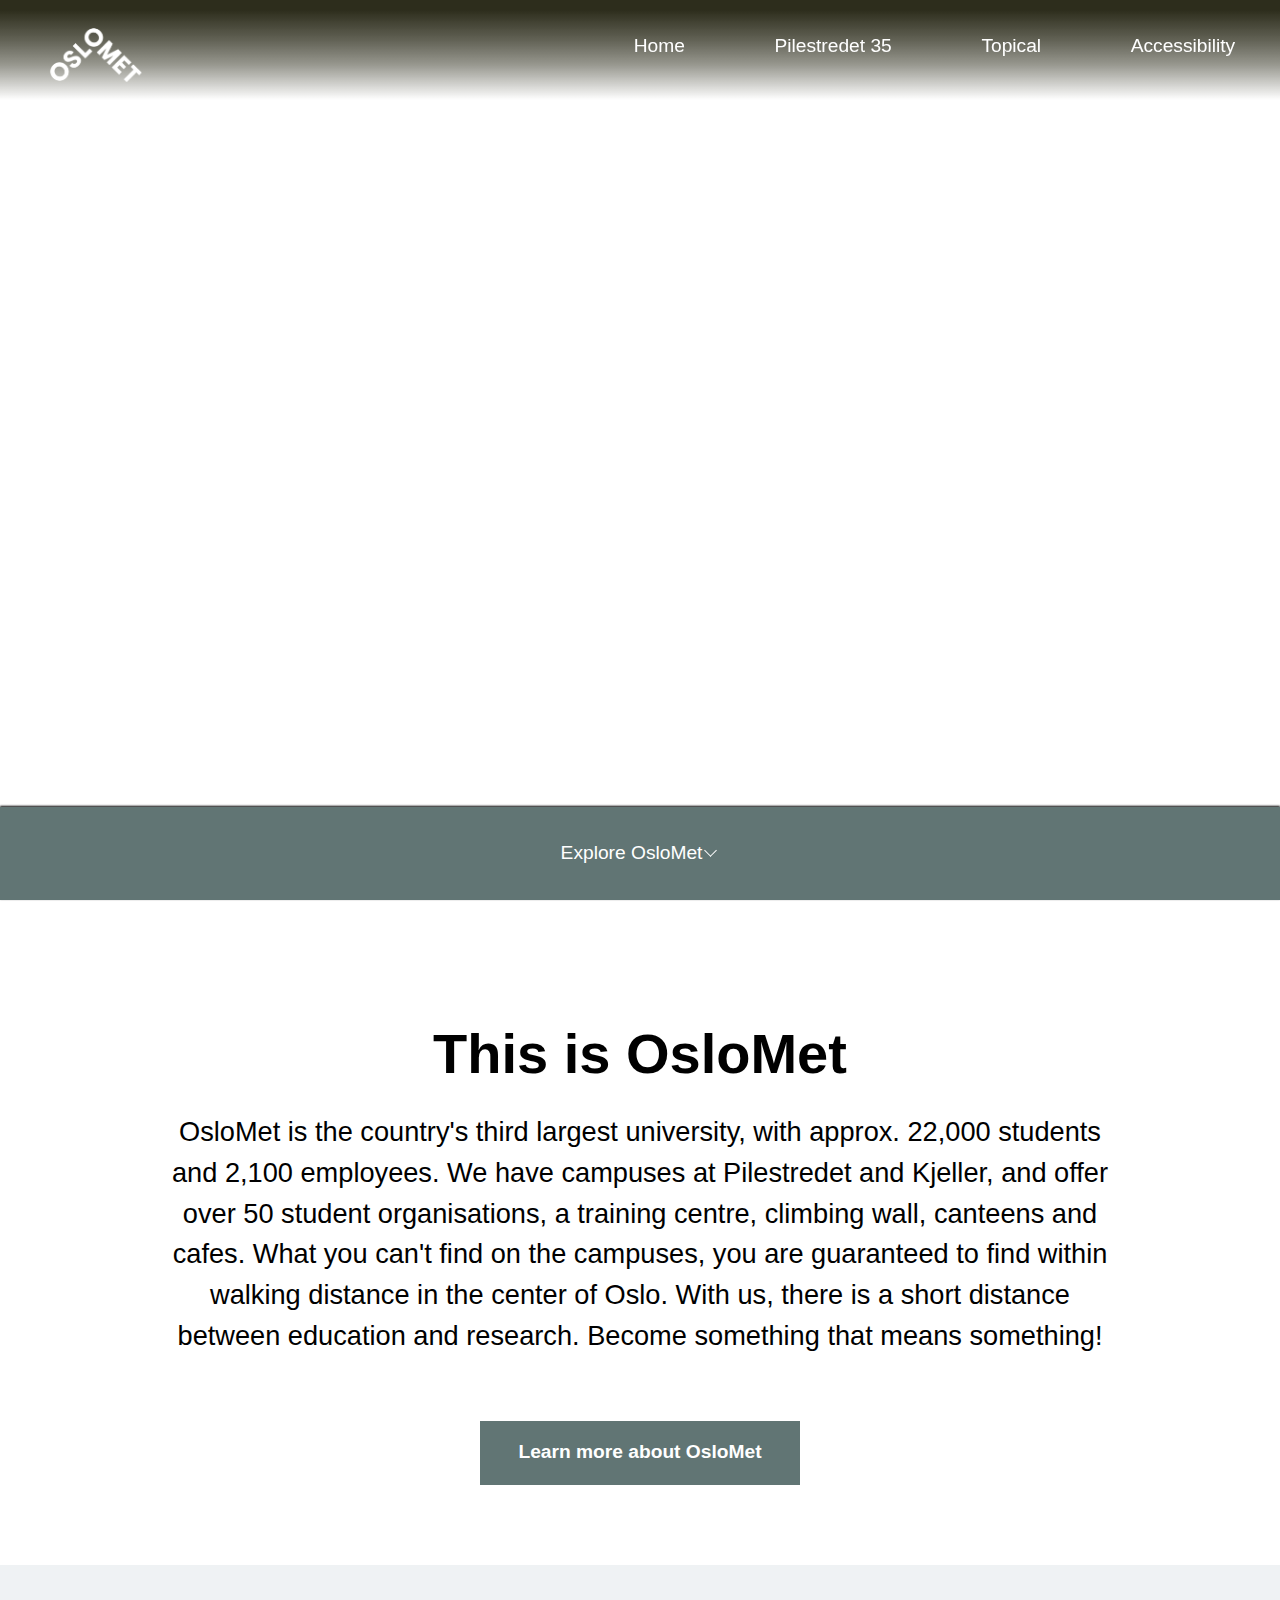
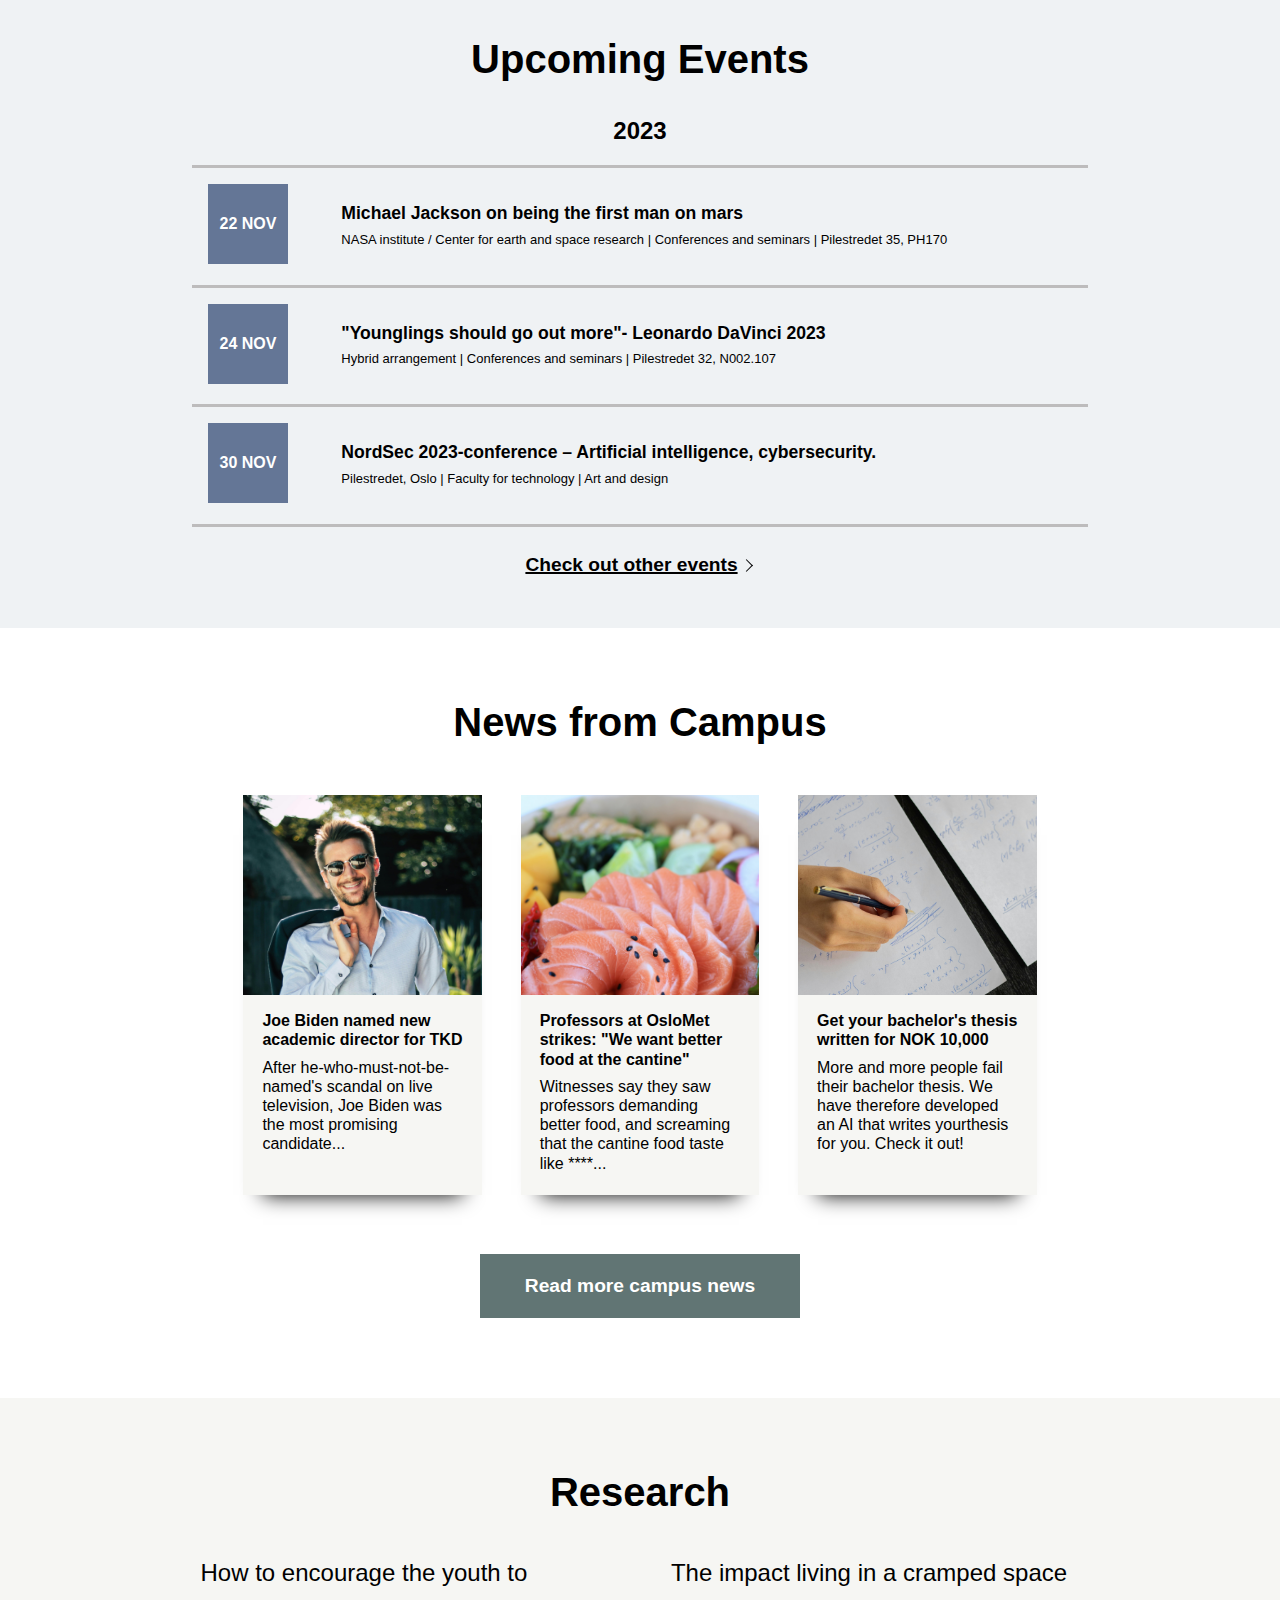
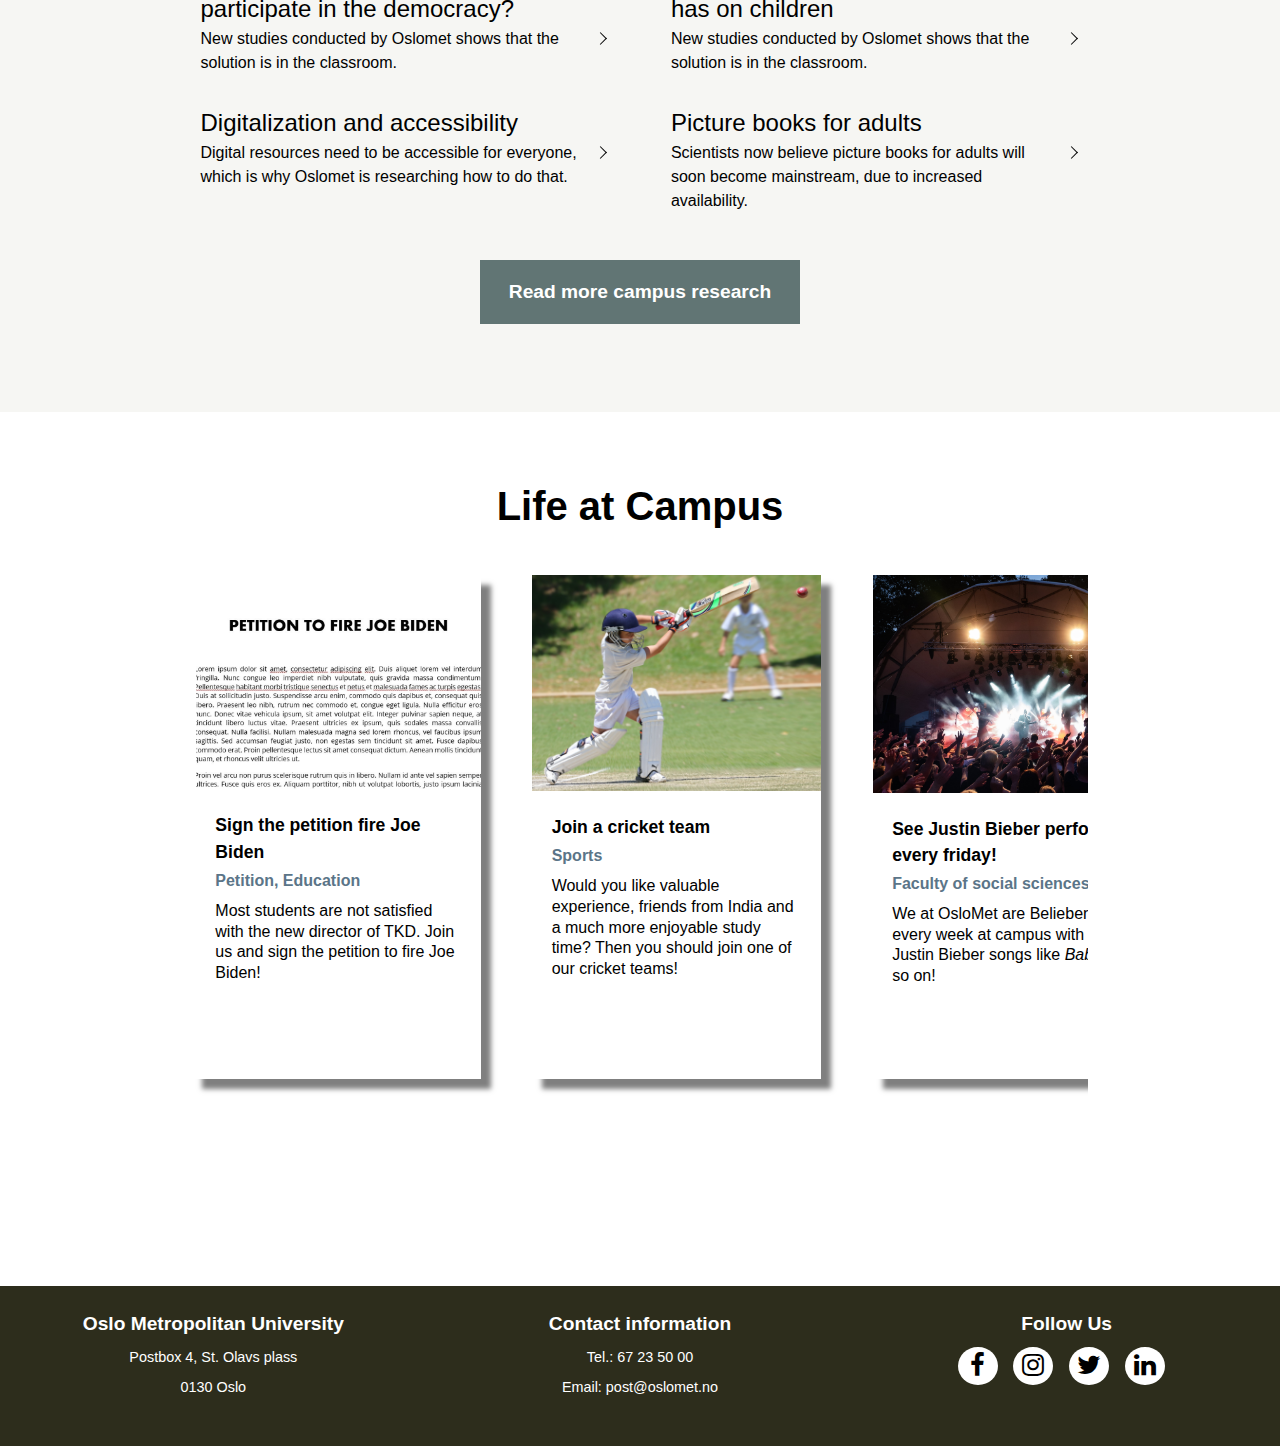
<file: index.html>
<!DOCTYPE html>
<html lang="en">

<head>
  <meta charset="UTF-8" />
  <meta name="viewport" content="width=device-width, initial-scale=1.0" />
  <link rel="stylesheet" type="text/css" href="./css/main.css" />
  <!-- Link to Font Awesome class for styling icons -->
  <link rel="stylesheet" href="https://cdnjs.cloudflare.com/ajax/libs/font-awesome/4.7.0/css/font-awesome.min.css" />
  <title>Oslomet - Campus Pilestredet 35</title>
</head>

<body>
  <!-- Header element containing the navigationbar for the website -->
  <header>
    <!-- Link an image to the index page -->
    <a href="index.html">
      <picture class="meny-img">
        <!-- https://kommunikasjon.ntb.no/presserom/15678779/oslomet/mi?item=logo-16984812 -->
        <img class="meny-img" src="./images/logo.png" alt="Oslomet logo" />
      </picture>
    </a>
    <!-- The links in the navbar -->
    <nav>
      <ul>
        <li><a href="index.html">Home</a></li>
        <li><a href="./other-pages/pilestredet35.html">Pilestredet 35</a></li>
        <li><a href="./other-pages/topical.html">Topical</a></li>
        <li><a href="./other-pages/accessibility.html">Accessibility</a></li>
      </ul>
    </nav>
  </header>

  <!-- Empty div, the CSS contains an image to create a parallax-effect -->
  <div class="parallax"></div>
  <!-- Button that scrolls down to the beginning of the main part of the page, linked to id under -->
  <p class="explore-oslomet-btn">
    <a href="#explore-oslomet">Explore OsloMet<i class="arrow down"></i> </a>
  </p>

  <!-- Main content of the webpage starts here  -->
  <main>
    <!-- "Explore Oslomet"-button is linked with this id, this is where it scrolls down to
        when you click the button -->
    <div id="explore-oslomet"></div>

    <!-- Heading with introduction to OsloMet  -->
    <h1 class="index-title">This is OsloMet</h1>
    <p class="introduction">
      OsloMet is the country's third largest university, with approx. 22,000 students and 2,100 employees.
      We have campuses at Pilestredet and Kjeller, and offer over 50 student organisations, a
      training centre, climbing wall, canteens and cafes. What you can't find on the campuses,
      you are guaranteed to find within walking distance in the center of Oslo. With us, there is a short
      distance between education and research. Become something that means something!
    </p>
    <!-- a-element is set as parent element to make the whole element clickable on a new tab -->
    <a href="https://www.oslomet.no/om" target="_blank" class="buttons">
      <p>Learn more about OsloMet</p>
    </a>

    <!-- First section to group upcoming events 
    SOURCE: https://www.youtube.com/watch?v=2_mH8HyZLvA&ab_channel=LiveBlogger (used for media queries)-->
    <section class="upcoming-events">
      <h2 class="events-heading">Upcoming Events</h2>
      <h3 class="events-year">2023</h3>
      <ul class="events-grid-container">
        <!-- Three list elements, one for each event, with their own class used to specify their 
            placement in the grid -->
        <!-- First event -->
        <li class="events-calendar-first">
          <div class="events-date">22 NOV</div>
          <div class="events-info">Michael Jackson on being the first man on mars</div>
          <div class="events-details">NASA institute / Center for earth and space research |
            Conferences and seminars | Pilestredet 35, PH170</div>
        </li>
        <!-- Second event -->
        <li class="events-calendar-second">
          <div class="events-date">24 NOV</div>
          <div class="events-info">"Younglings should go out more"- Leonardo DaVinci 2023</div>
          <div class="events-details">Hybrid arrangement | Conferences and seminars |
            Pilestredet 32, N002.107</div>
        </li>
        <!-- Third event -->
        <li class="events-calendar-third">
          <div class="events-date">30 NOV</div>
          <div class="events-info">NordSec 2023-conference – Artificial intelligence, cybersecurity.</div>
          <div class="events-details">Pilestredet, Oslo | Faculty for technology | Art and design</div>
        </li>
      </ul>
      <p>
        <!-- Link to an external page on a new tab -->
        <a href="https://www.oslomet.no/om/arrangement/arrangementsoversikt" target="_blank">
          Check out other events <i class="arrow-events right"></i></a>
      </p>
    </section>

    <!-- Second section to group news about OsloMet -->
    <section>
      <h2>News from Campus</h2>
      <!-- SOURCE: https://www.youtube.com/watch?v=NgjJWdeVRos&ab_channel=Codehal -->
      <div class="body-info-cards">
        <!-- Three figure elements, for each new, with same class containing a photo with a belonging caption 
          wrapped in an a-element to make it interactive -->
        <!-- First new -->
        <figure class="info-cards">
          <a href="https://www.oslomet.no/forskning/forskningsnyheter/slik-blir-du-en-bevisst-leder" target="_blank">
            <!-- Image wrapped in a picture element for flexibility-->
            <picture>
              <!--Photo: Chloe, from https://www.pexels.com/photo/man-in-white-dress-shirt-holding-suit-jacket-1043474/ -->
              <img src="./images/mantkd.jpg" alt="The new academic director of TKD.">              
            </picture>
            <!-- Caption for the image -->
            <figcaption>
              <p class="h4">Joe Biden named new academic director for TKD</p>
              <p>After he-who-must-not-be-named's scandal on live television, Joe Biden was the most
                promising candidate...</p>
            </figcaption>
          </a>
        </figure>
        <!-- Second new -->
        <figure class="info-cards">
          <a href="https://www.oslomet.no/forskning/forskningsnyheter/vanskelig-folge-hygienerad-pa-kjokkenet"
            target="_blank">
            <picture>
             <!--Photo: Valeria Boltneva, from https://www.pexels.com/nb-no/@valeriya/  -->
            <img src="./images/cantine_food.jpg" alt="Salad from the cantine.">             
            </picture>
            <figcaption>
              <p class="h4">Professors at OsloMet strikes: "We want better food at the cantine"</p>
              <p>Witnesses say they saw professors demanding better food, and screaming that the
                cantine food taste like ****...</p>
            </figcaption>
          </a>
        </figure>
        <!-- Third new -->
        <figure class="info-cards">
          <a href="https://student.oslomet.no/siste-nytt/-/nyhet/skrive-oppgave-spar-tid-med-surveybanken-"
            target="_blank">
            <picture>
              <!-- Photo: Monstera Production, from https://www.pexels.com/nb-no/@gabby-k/  -->
              <img src="./images/bachelor_thesis.jpg" alt="Writing a thesis in math.">            
            </picture>
            <figcaption>
              <p class="h4">Get your bachelor's thesis written for NOK 10,000</p>
              <p>More and more people fail their bachelor thesis. We have therefore developed an AI
                that writes yourthesis for you. Check it out!</p>
            </figcaption>
          </a>
        </figure>
      </div>
      <!-- Link to an external page on a new tab -->
      <a href="https://student.oslomet.no/siste-nytt" target="_blank" class="buttons">
        <p>Read more campus news</p>
      </a>
    </section>

    <!-- Third section to group research -->
    <section class="research">
      <h2>Research</h2>
      <div class="research-container">
        <!-- Four div elements, for each research article, with same class containing a title and text 
          wrapped in an a-element to make it interactive -->
        <!-- First research article -->
        <div class="research-article">
          <a href="https://www.oslomet.no/forskning/forskningsnyheter/hvordan-ungdom-delta-demokratiet" target="_blank">
            <!-- SOURCE: https://www.oslomet.no/forskning/forskningsnyheter/hvordan-ungdom-delta-demokratiet -->
            <p class="research-title">How to encourage the youth to participate in the democracy?</p>
            <!-- Arrow from FontAwesome used to style the icon -->
            <p class="research-arrow"><i class="arrow-events right"></i></p>
            <!-- Text for the title -->
            <p class="research-caption">New studies conducted by Oslomet shows that the solution is in
              the classroom.</p>
          </a>
        </div>
        <!-- Second research article -->
        <div class="research-article">
          <a href="https://www.oslomet.no/forskning/forskningsnyheter/trangboddhet-barn-unge" target="_blank">
            <!-- SOURCE: https://www.oslomet.no/forskning/forskningsnyheter/trangboddhet-barn-unge  -->
            <p class="research-title">The impact living in a cramped space has on children</p>
            <p class="research-arrow"><i class="arrow-events right"></i></p>
            <p class="research-caption"> New studies conducted by Oslomet shows that the solution is
              in the classroom.</p>
          </a>
        </div>
        <!-- Third research article -->
        <div class="research-article">
          <a href="https://www.oslomet.no/en/research/featured-research/make-digitalisation-work-for-all-citizens"
            target="_blank">
              <!-- SOURCE: https://www.oslomet.no/en/research/featured-research/make-digitalisation-work-for-all-citizens  -->
              <p class="research-title">Digitalization and accessibility</p>
              <p class="research-arrow"><i class="arrow-events right"></i></p>
              <p class="research-caption">Digital resources need to be accessible for everyone, which is
                why Oslomet is researching how to do that.</p>
          </a>
        </div>
        <!-- Fourth research article --> 
        <div class="research-article">
          <a href="https://www.oslomet.no/forskning/forskningsnyheter/bilderboker-de-minste" target="_blank">
              <!-- SOURCE: https://www.oslomet.no/forskning/forskningsnyheter/bilderboker-de-minste  -->
              <p class="research-title">Picture books for adults</p>
              <p class="research-arrow"><i class="arrow-events right"></i></p>
              <p class="research-caption">Scientists now believe picture books for adults will soon
                become mainstream, due to increased availability.</p>
          </a>
        </div>
      </div>
      <!-- Link to an external page on a new tab -->
      <a href="https://www.oslomet.no/en/research" target="_blank" class="buttons">
        <p>Read more campus research</p>
      </a>
    </section>

    <!-- Fourth section to group life at campus -->
    <section class="life">
      <h2>Life at Campus</h2>
      <div class="life-container">
        <!-- Four figure elements with same class containing a photo with a belonging caption 
          wrapped in an a-element to make it interactive -->
        <!-- First life article -->
        <figure class="life-column">
          <a href="https://www.oslomet.no/forskning/forskningsnyheter/trenger-ledere-som-skjonner-digitalisering"
            target="_blank">
           <!-- Image wrapped in a picture element for flexibility-->
            <picture>
              <!-- Photo: Private -->
              <img src="./images/petition.png" alt="A petition to fire Joe Biden." class="life-img">
            </picture>
            <figcaption class="life-cards">
              <!-- Caption defined in different p-classes to style them differently with ease -->
              <p class="life-title">Sign the petition fire Joe Biden</p>
              <p class="life-faculty">Petition, Education</p>
              <p class="life-explanation">Most students are not satisfied with the new director of TKD.
                Join us and sign the petition to fire Joe Biden!</p>
            </figcaption>
          </a>
        </figure>
        <!-- Second life article -->
        <figure class="life-column">
          <a href="https://student.oslomet.no/treningstilbud" target="_blank">
            <picture>
              <!-- Photo: Patrick Case, from https://www.pexels.com/nb-no/@case-originals/  -->
              <img src="./images/cricket.jpg" alt="Cricket player hitting a ball." class="life-img">
            </picture>
            <figcaption class="life-cards">
              <p class="life-title">Join a cricket team</p>
              <p class="life-faculty">Sports</p>
              <p class="life-explanation">Would you like valuable experience, friends from India and a
                much more enjoyable study time? Then you should join one of our cricket teams!</p>
            </figcaption>
          </a>
        </figure>
        <!-- Third life article -->
        <figure class="life-column">
          <a href="https://www.oslomet.no/studier/studenthistorier/endelig-studiestart" target="_blank">
            <picture>
              <!-- Photo: Wolfgang, from https://www.pexels.com/nb-no/@wolfgang-1002140/  -->
              <img src="./images/consertjustinbieber.jpg"
                alt="Stage with musicians surrounded by an enthusiastic crowd." class="life-img">
            </picture>
            <figcaption class="life-cards">
              <p class="life-title">See Justin Bieber perform every friday! </p>
              <p class="life-faculty">Faculty of social sciences</p>
              <p class="life-explanation">We at OsloMet are Beliebers. End every week at campus with
                iconic Justin Bieber songs like <em>Baby</em> and so on!</p>
            </figcaption>
          </a>
        </figure>
        <!-- Fourth life article -->
        <figure class="life-column">
          <a href="https://www.oslomet.no/en/study/student-stories/kjeller-student-know-your-local-area"
            target="_blank">
            <picture>
              <!-- Photo: Buro Millenial, from https://www.pexels.com/nb-no/@buro-millennial-636760/  -->
              <img src="./images/kjellermet.jpg" alt="Happy students from KjellerMet" class="life-img">
            </picture>
            <figcaption class="life-cards">
              <p class="life-title">Tired of OsloMet? Become a part of KjellerMet</p>
              <p class="life-faculty">Education</p>
              <p class="life-explanation">KjellerMet is the new OsloMet! Unlike the old fashioned OsloMet,
                KjellerMet is new inside out, with modern architecture.
              </p>
            </figcaption>
          </a>
        </figure>
        <!-- Fifth life article -->
        <figure class="life-column">
          <a href="https://www.lifeinnorway.net/camping-in-norway/" target="_blank">
            <picture>
              <!-- Photo: Kindel Media, from https://www.pexels.com/nb-no/bilde/sitte-samvaer-akustisk-gitar-gitarist-7149181/  -->
              <img src="./images/camping-trip.jpg" class="life-img" alt="Happy students sitting outside 
              a tent with a guitar.">
            </picture>
            <figcaption class="life-cards">
              <p class="life-title">Wilderness Retreat: OsloMet Camping Expedition</p>
              <p class="life-faculty">Outdoor Adventures</p>
              <p class="life-explanation">Hey OsloMet adventurers! Ready to escape into nature? Pack your
                tents, gather around the bonfire, and let's make some s'more memories together.</p>
            </figcaption>
          </a>
        </figure>
        <!-- Sixth life article -->
        <figure class="life-column">
          <a href="https://www.oslomet.no/forskning/forskningsnyheter/varm-teknologi" target="_blank">
            <picture>
              <!-- Photo: Pixabay, from https://www.pexels.com/nb-no/bilde/youtube-display-skjerm-apper-267350/  -->
              <img src="./images/app-development.jpg" alt="Rows of different mobile apps." class="life-img">
            </picture>
            <figcaption class="life-cards">
              <p class="life-title">Join the App Development Team!</p>
              <p class="life-faculty">Tech Titans: App Innovators</p>
              <p class="life-explanation">Are you eager to dive into the world of app development?
                Collaborate, learn, and bring your ideas to life!</p>
            </figcaption>
          </a>
        </figure>
        <!-- Seventh life article -->
        <figure class="life-column">
          <a href="https://www.utefilm.no/" target="_blank">
            <picture>
              <!-- Photo: Pixabay, from https://www.pexels.com/nb-no/bilde/kino-mat-popcorn-salt-popcorn-33129/ -->
              <img src="./images/kino-oslomet.jpg" alt="Popcorn in an old-school red and white box." class="life-img">
            </picture>
            <figcaption class="life-cards">
              <p class="life-title">Join the open-air cinema every first day of the month!</p>
              <p class="life-faculty">Faculty of social sciences </p>
              <p class="life-explanation">Join for an awesome open-air cinema experience! Grab your
                blankets and friends for a night of movie magic under the stars every month.
              </p>
            </figcaption>
          </a>
        </figure>
      </div>
    </section>
  </main>

  <!-- Webpage ends with a semantic footer element representing the company's adress, phone number 
    and email, and links to socials -->
  <footer class="footer">
    <!-- Three div elements with same class -->
    <!-- First Column with University Information -->
    <div class="footer-col">
      <p class="h4">Oslo Metropolitan University</p>
      <ul>
        <li>Postbox 4, St. Olavs plass</li>
        <li>0130 Oslo</li>
      </ul>
    </div>
    <!-- Second Column with Contact Information -->
    <div class="footer-col">
      <p class="h4">Contact information</p>
      <ul>
        <li><a href="tel:+4767235000">Tel.: 67 23 50 00</a></li>
        <li>
          <a href="mailto:someone@example.com">Email: post@oslomet.no</a>
        </li>
      </ul>
    </div>
    <!-- Third Column with Social Media Links -->
    <div class="footer-col">
      <p class="h4">Follow Us</p>
      <div class="socials">
        <!-- SOURCE: https://www.w3schools.com/icons/ 
            class="fa fa-" refers to the Font Awesome class that styles the icons. -->
        <a href="https://www.facebook.com/oslomet/" target="_blank" class="fa fa-facebook"
          aria-label="Check out our facebook-page."></a>
        <a href="https://www.instagram.com/oslomet/" target="_blank" class="fa fa-instagram"
          aria-label="Check out our Instagram-page."></a>
        <a href="https://twitter.com/OsloMet" target="_blank" class="fa fa-twitter"
          aria-label="Check out our Twitter-page."></a>
        <a href="https://no.linkedin.com/school/oslomet/" target="_blank" class="fa fa-linkedin"
          aria-label="Check out our LinkedIn-page."></a>
      </div>
    </div>
  </footer>
</body>

</html>
</file>
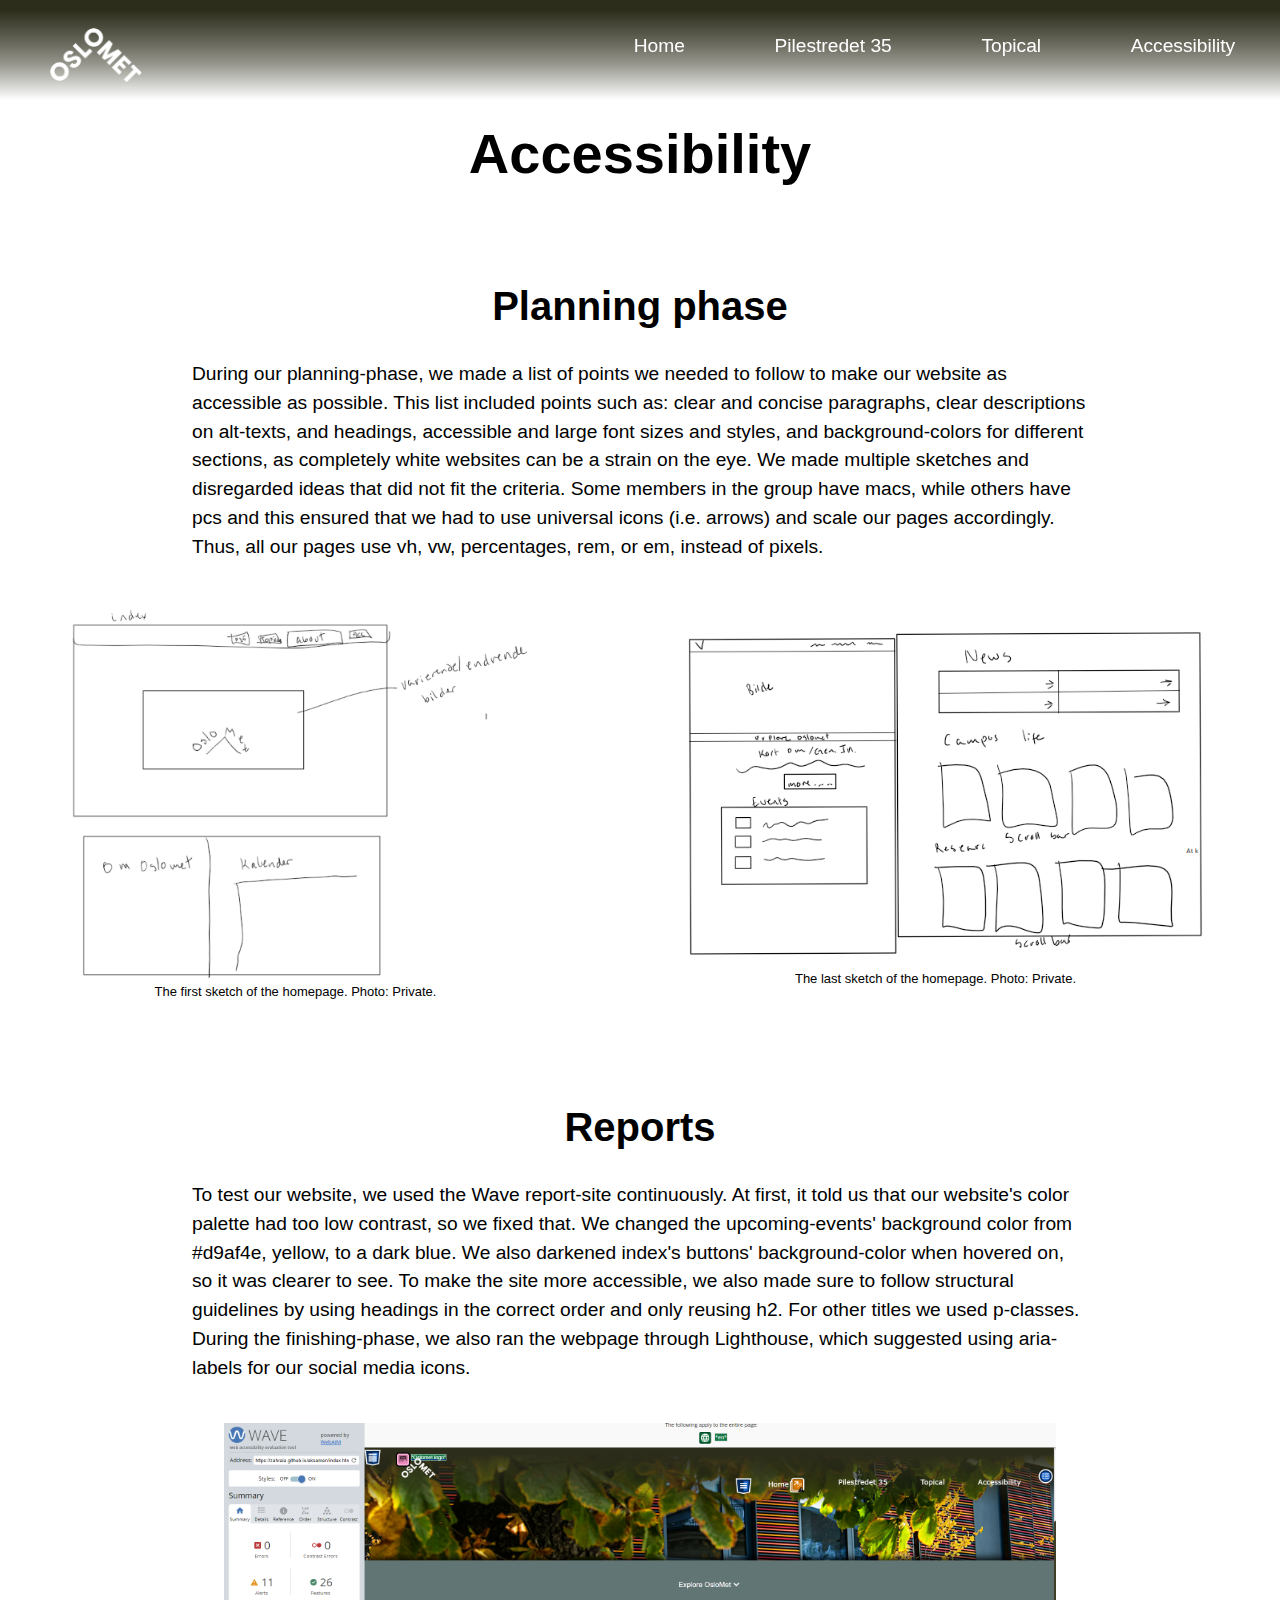
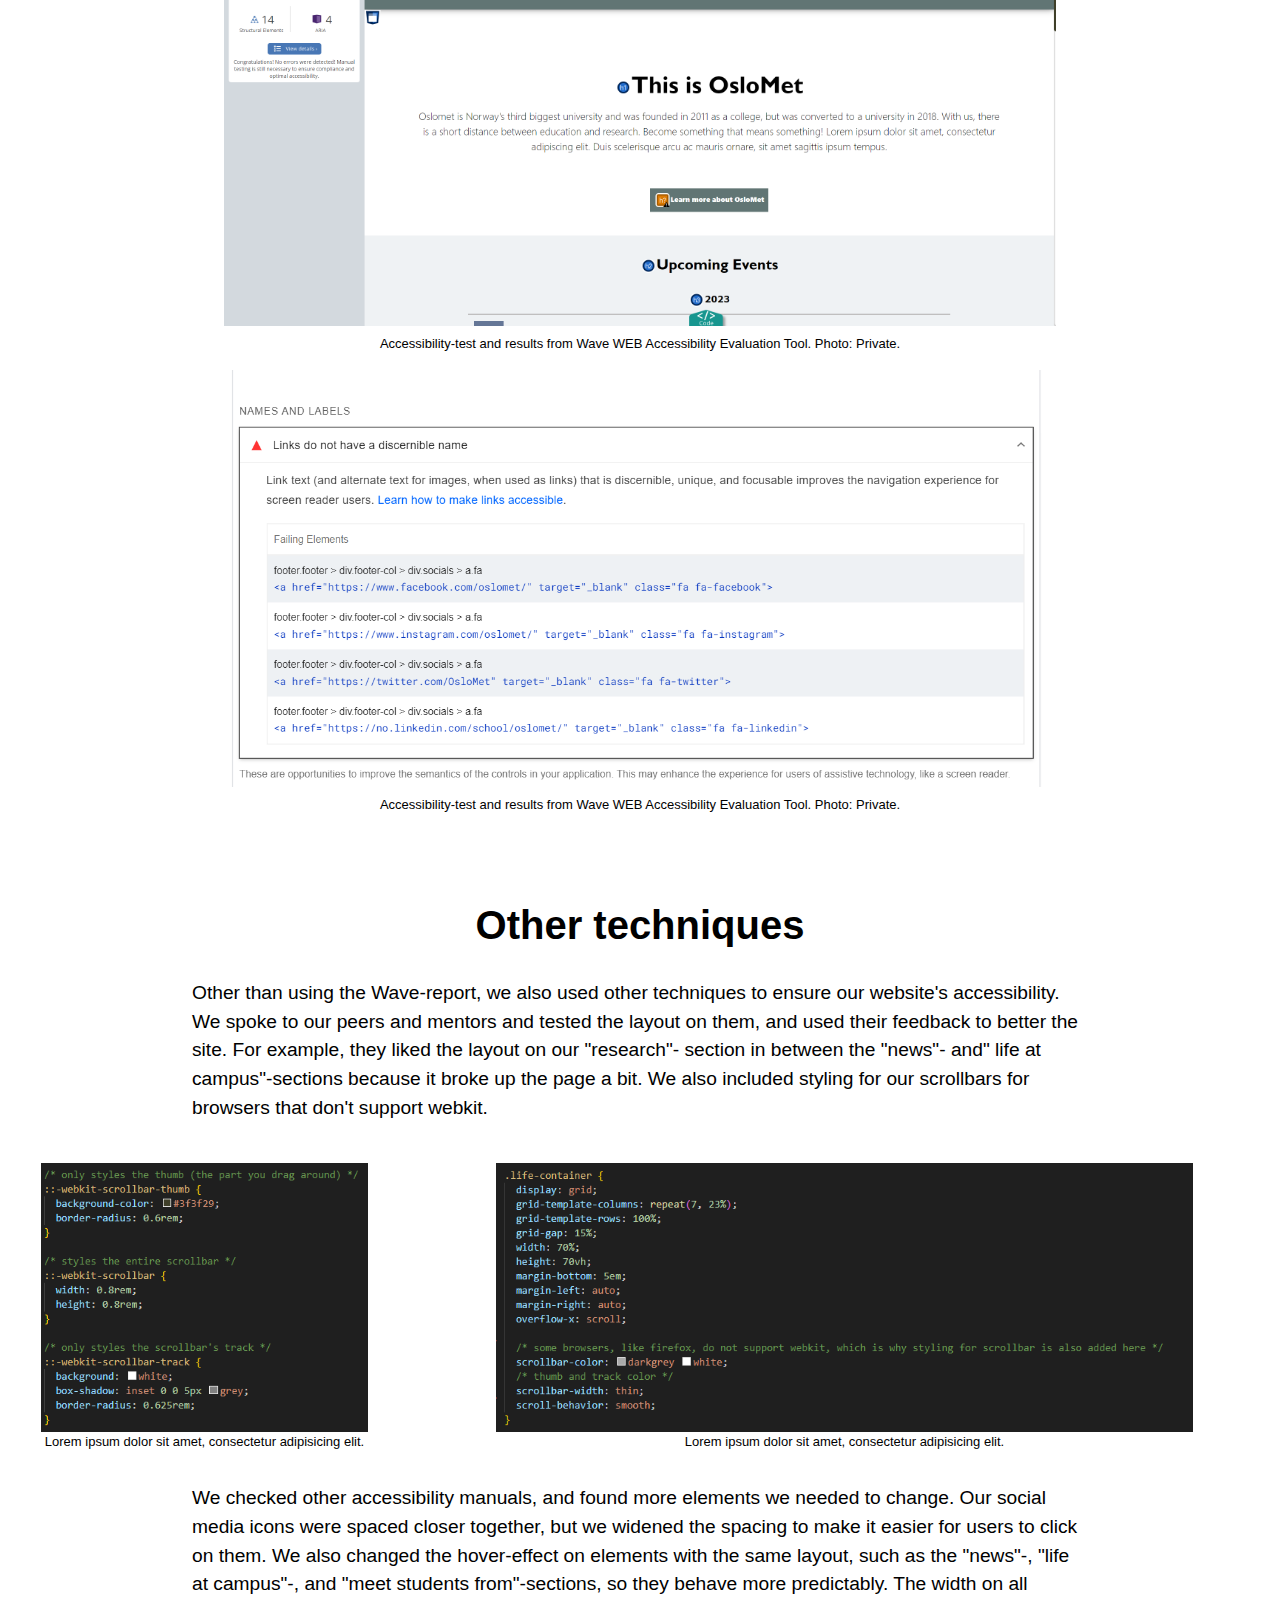
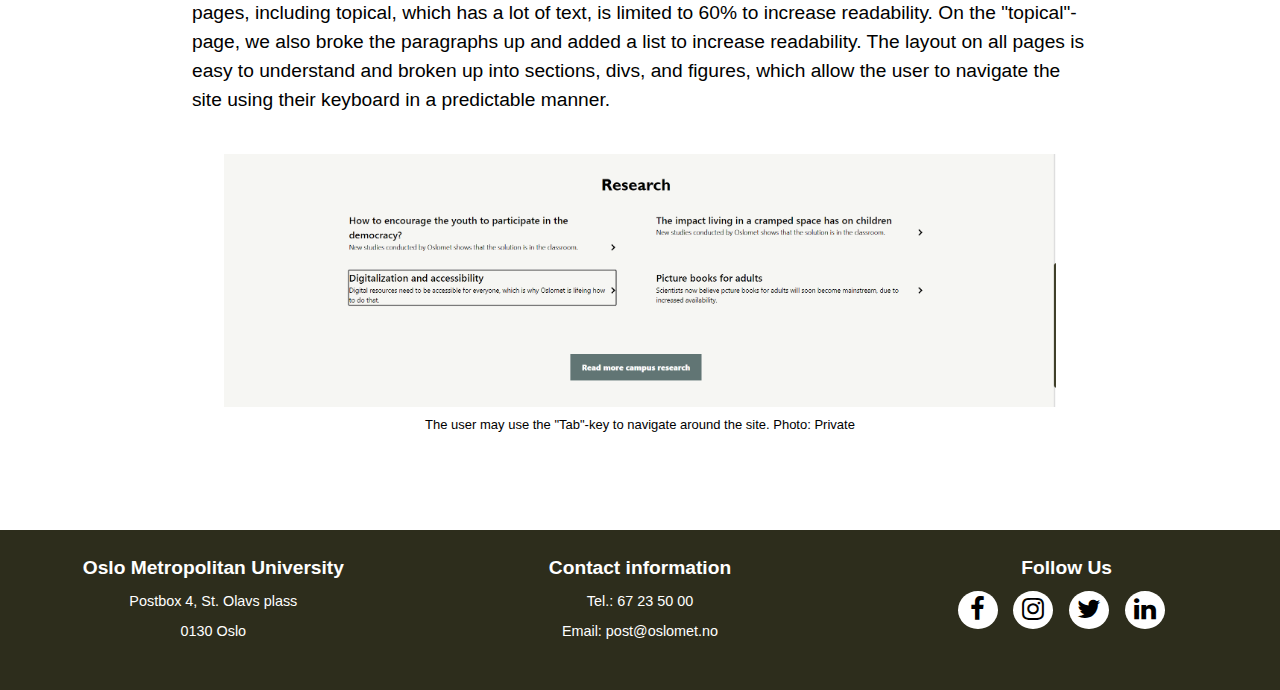
<file: other-pages/accessibility.html>
<!DOCTYPE html>
<html lang="en">

<head>
  <meta charset="UTF-8" />
  <meta name="viewport" content="width=device-width, initial-scale=1.0" />
  <link rel="stylesheet" href="../css/main.css" />
  <!-- Link to Font Awesome class for styling icons -->
  <link rel="stylesheet" href="https://cdnjs.cloudflare.com/ajax/libs/font-awesome/4.7.0/css/font-awesome.min.css" />
  <title>Accessibility</title>
</head>

<body>
  <!-- Header element containing the navigationbar for the website -->
  <header>
    <a href="../index.html">
      <picture class="meny-img">
        <img class="meny-img" src="../images/logo.png" alt="Oslomet logo" />
      </picture>
    </a>
    <!-- The links in the navbar -->
    <nav>
      <ul>
        <li><a href="../index.html">Home</a></li>
        <li><a href="pilestredet35.html">Pilestredet 35</a></li>
        <li><a href="topical.html">Topical</a></li>
        <li><a href="accessibility.html">Accessibility</a></li>
      </ul>
    </nav>
  </header>

  <!-- Main content of the webpage starts here -->
  <main class="accessibility-main">
    <h1 class="other-pages-titles">Accessibility </h1>
    <h2>Planning phase</h2>
    <p class="accessibility-p">
      During our planning-phase, we made a list of points we needed to follow to make our website as
      accessible as possible. This list included points such as: clear and concise paragraphs, clear
      descriptions on alt-texts, and headings, accessible and large font sizes and styles, and background-colors
      for different sections, as completely white websites can be a strain on the eye. We made multiple
      sketches and disregarded ideas that did not fit the criteria. Some members in the group have macs,
      while others have pcs and this ensured that we had to use universal icons (i.e. arrows) and scale
      our pages accordingly. Thus, all our pages use vh, vw, percentages, rem, or em, instead of pixels.
    </p>

    <div class="accessibility-img">
      <figure class="accessibility-figure">
        <picture>
          <img class="att3" src="../images/first-sketch.png" alt="The first sketch of the homepage">
        </picture>
        <!-- Figcaption element used to have a short explenation about the picture. -->
        <figcaption>The first sketch of the homepage. Photo: Private.</figcaption>
      </figure>
      <figure class="accessibility-figure">
        <picture>
          <img class="att3" src="../images/last-sketch.png" alt="The last sketch of the homepage">
        </picture>
        <figcaption>The last sketch of the homepage. Photo: Private.</figcaption>
      </figure>
    </div>


    <h2>Reports</h2>
    <p class="accessibility-p">
      To test our website, we used the Wave report-site continuously. At first, it told us that our
      website's color palette had too low contrast, so we fixed that. We changed the upcoming-events'
      background color from #d9af4e, yellow, to a dark blue. We also darkened index's buttons' background-color
      when hovered on, so it was clearer to see. To make the site more accessible, we also made sure to follow
      structural guidelines by using headings in the correct order and only reusing h2. For other titles we
      used p-classes. During the finishing-phase, we also ran the webpage through Lighthouse, which suggested
      using aria-labels for our social media icons.
    </p>
    <picture>
      <img class="att2" src="../images/wave-report.png" alt="Accessibility-test from Wave accessibility tool">
    </picture>
    <figcaption>Accessibility-test and results from Wave WEB Accessibility Evaluation Tool. Photo: Private.</figcaption>
    <picture>
      <img class="att2" src="../images/lighthouse-report.png" alt="Accessibility-test from Lighthouse">
    </picture>
    <figcaption>Accessibility-test and results from Wave WEB Accessibility Evaluation Tool. Photo: Private.</figcaption>


    <h2>Other techniques</h2>
    <p class="accessibility-p">Other than using the Wave-report, we also used other techniques to
      ensure our website's accessibility. We spoke to our peers and mentors and tested the layout on them,
      and used their feedback to better the site. For example, they liked the layout on our "research"-
      section in between the "news"- and" life at campus"-sections because it broke up the page a bit.
      We also included styling for our scrollbars for browsers that don't support webkit.
    </p>
    <div class="accessibility-img">
      <figure class="accessibility-figure">
        <picture>
          <img class="att3" src="../images/webkit-code.png" alt="">
        </picture>
        <figcaption>Lorem ipsum dolor sit amet, consectetur adipisicing elit.</figcaption>
      </figure>
      <figure class="accessibility-figure">
        <picture>
          <img class="att3" src="../images/alternative-webkit-code.png" alt="">
        </picture>
        <figcaption>Lorem ipsum dolor sit amet, consectetur adipisicing elit.</figcaption>
      </figure>
    </div>

    <p class="accessibility-p">
      We checked other accessibility manuals, and found more elements we needed to change. Our social media icons were
      spaced closer together, but we widened the spacing to make it easier for users to click on them. We also changed
      the hover-effect on elements with the same layout, such as the "news"-, "life at campus"-, and "meet students
      from"-sections, so they behave more predictably. The width on all pages, including topical, which has a lot of
      text, is limited to 60% to increase readability. On the "topical"-page, we also broke the paragraphs up and added
      a list to increase readability. The layout on all pages is easy to understand and broken up into sections, divs,
      and figures, which allow the user to navigate the site using their keyboard in a predictable manner.
    </p>

    <picture>
      <img class="att2" src="../images/navigate-with-tab.png" alt="Navigating the homepage with a tab">
    </picture>

    <figcaption>
      The user may use the "Tab"-key to navigate around the site. Photo: Private
    </figcaption>
  </main>

  <!-- Page ends with the footer tag-->
  <footer class="footer">
    <div class="footer-col">
      <p class="h4">Oslo Metropolitan University</p>
      <ul>
        <li>Postbox 4, St. Olavs plass</li>
        <li>0130 Oslo</li>
      </ul>
    </div>
    <div class="footer-col">
      <p class="h4">Contact information</p>
      <ul>
        <li><a href="tel:+4767235000">Tel.: 67 23 50 00</a></li>
        <li>
          <a href="mailto:someone@example.com">Email: post@oslomet.no</a>
        </li>
      </ul>
    </div>
    <div class="footer-col">
      <p class="h4">Follow Us</p>
      <div class="socials">
        <!-- class="fa fa-" refers to the Font Awesome class that styles the icons -->
        <a href="https://www.facebook.com/oslomet/" target="_blank" class="fa fa-facebook"
          aria-label="Check out our facebook-page."></a>
        <a href="https://www.instagram.com/oslomet/" target="_blank" class="fa fa-instagram"
          aria-label="Check out our Instagram-page."></a>
        <a href="https://twitter.com/OsloMet" target="_blank" class="fa fa-twitter"
          aria-label="Check out our Twitter-page."></a>
        <a href="https://no.linkedin.com/school/oslomet/" target="_blank" class="fa fa-linkedin"
          aria-label="Check out our LinkedIn-page."></a>
      </div>
    </div>
  </footer>
</body>

</html>
</file>
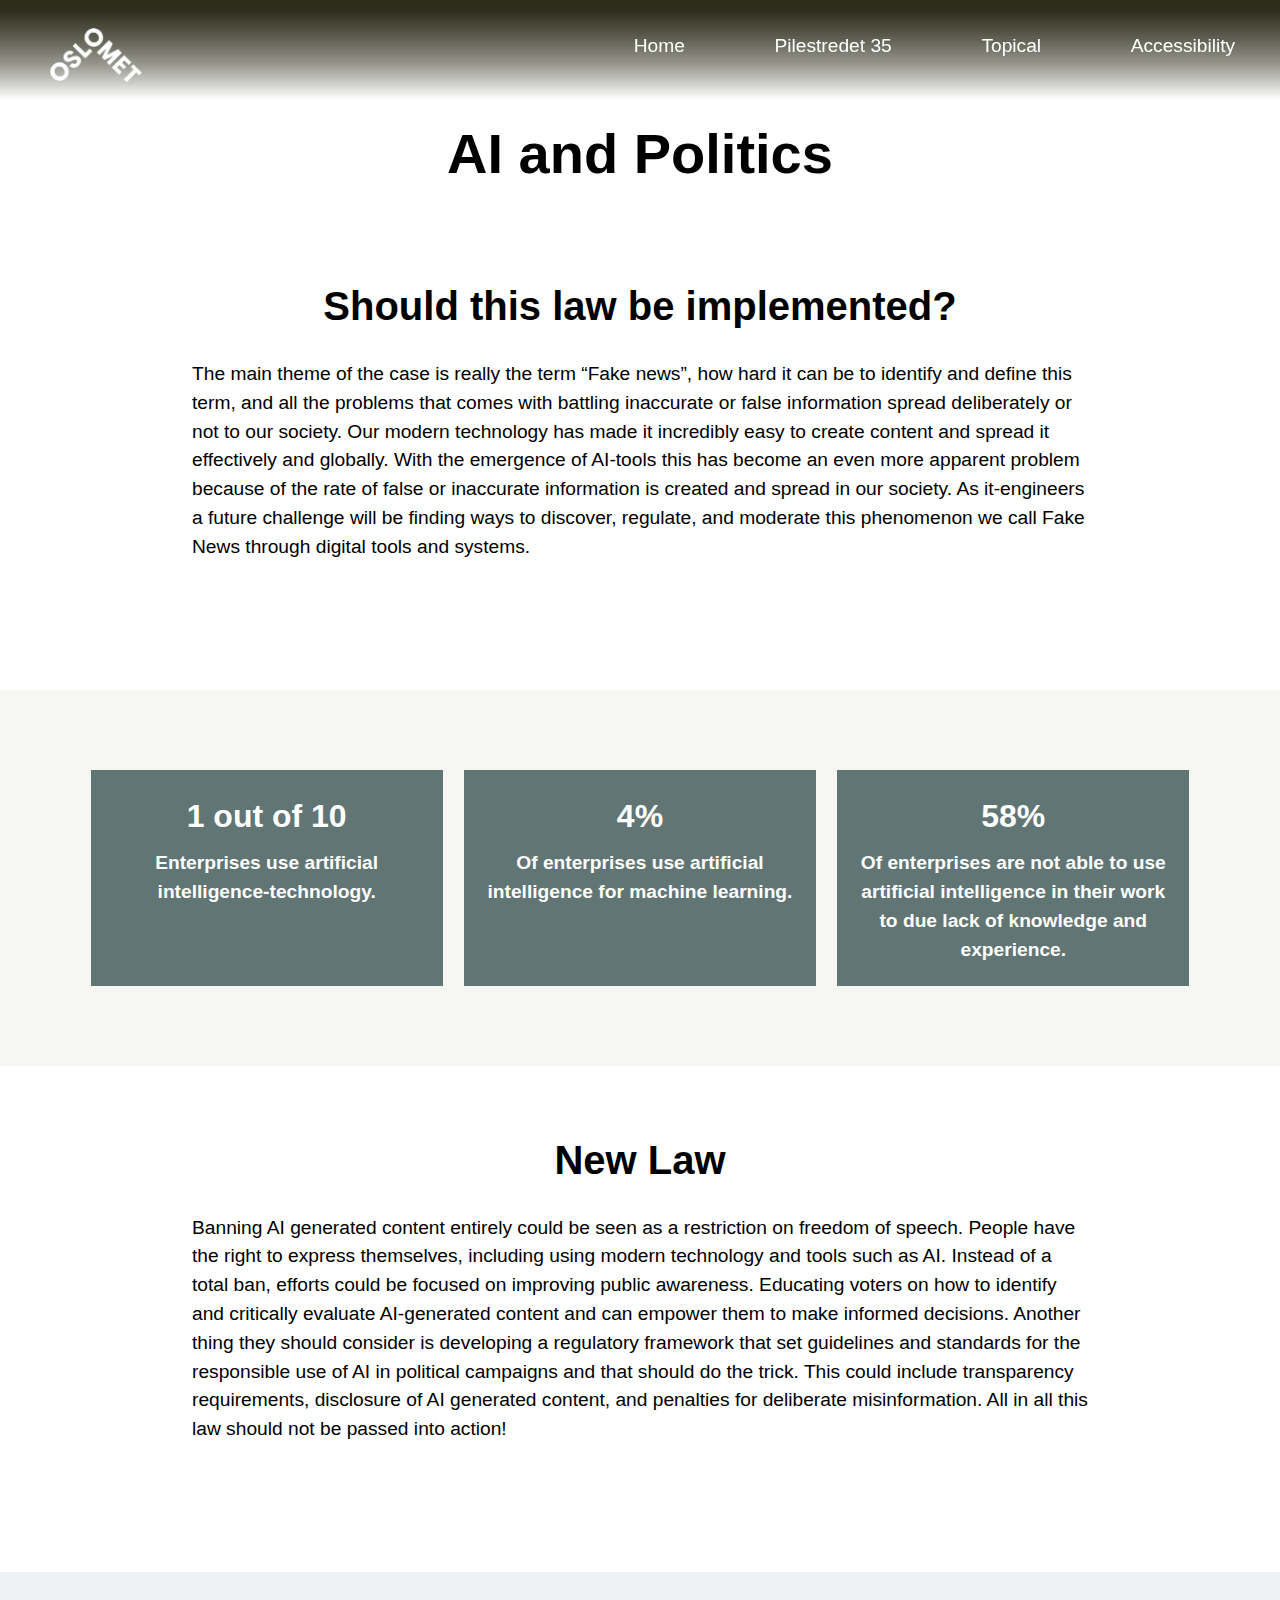
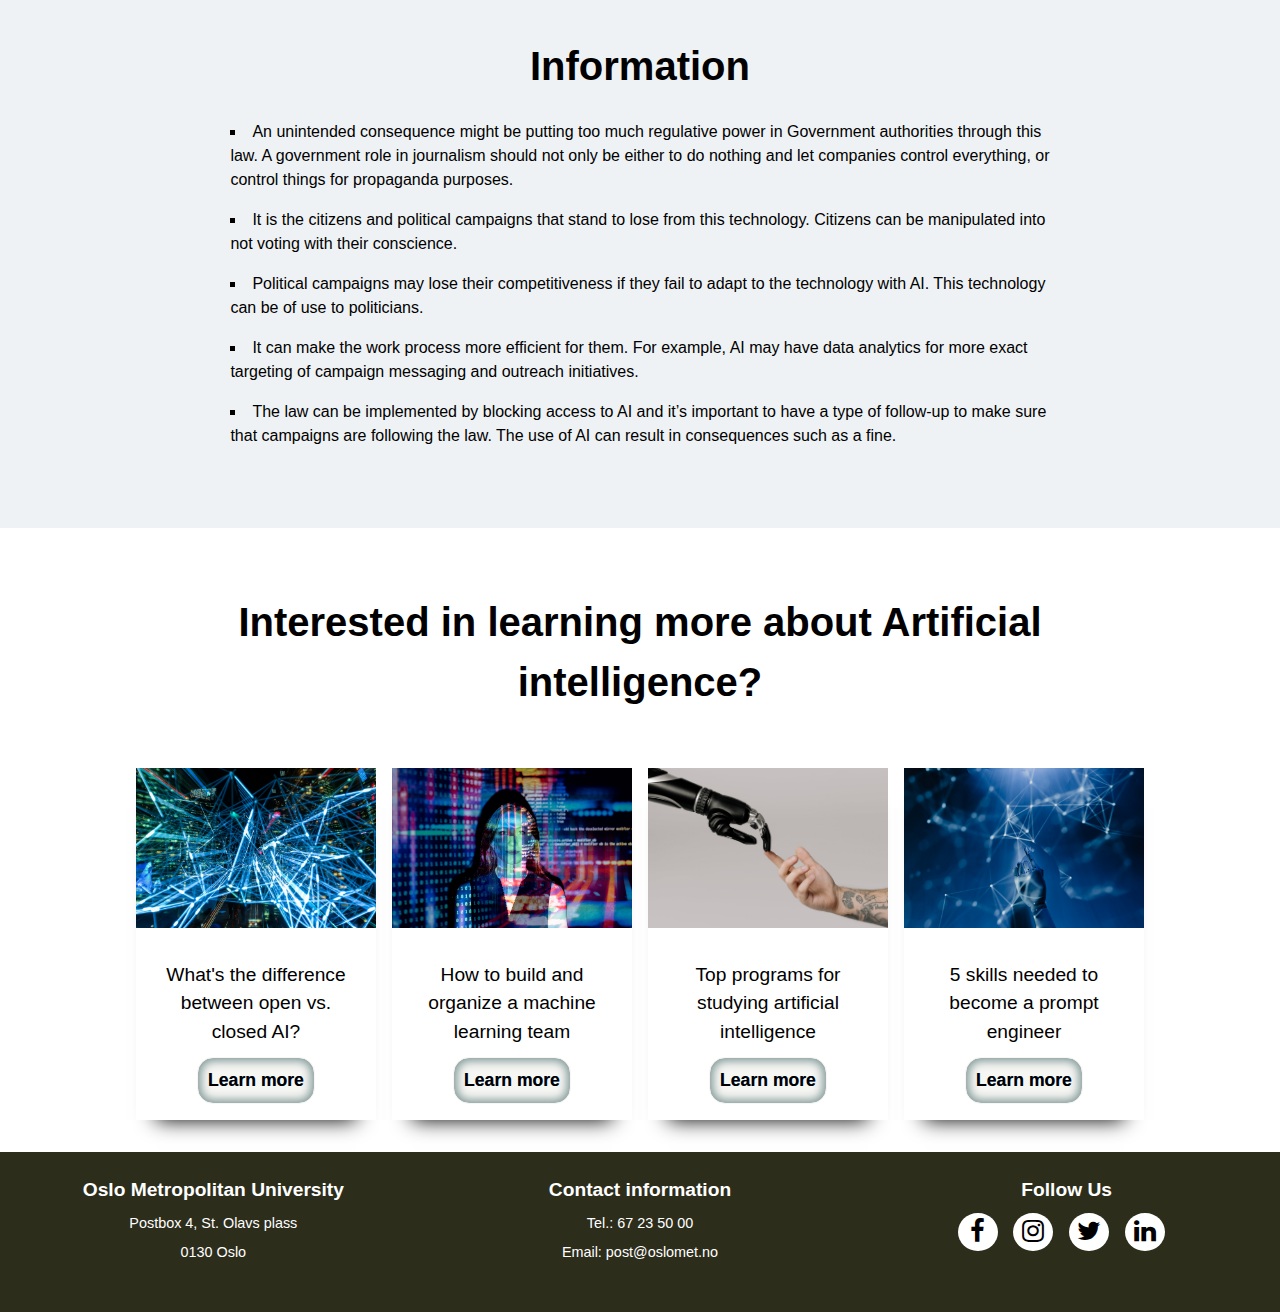
<file: other-pages/topical.html>
<!DOCTYPE html>
<html lang="en">

<head>
  <meta charset="UTF-8" />
  <meta name="viewport" content="width=device-width, initial-scale=1.0" />
  <link rel="stylesheet" href="../css/main.css" />
  <!-- Link to Font Awesome class for styling icons -->
  <link rel="stylesheet" href="https://cdnjs.cloudflare.com/ajax/libs/font-awesome/4.7.0/css/font-awesome.min.css" />
  <title>Topical</title>
</head>

<body>
  <!-- Header element containing the navigationbar for the website -->
  <header>
    <a href="../index.html">
      <picture class="meny-img">
        <img class="meny-img" src="../images/logo.png" alt="Oslomet logo" />
      </picture>
    </a>
    <!-- The links in the navbar -->
    <nav>
      <ul>
        <li><a href="../index.html">Home</a></li>
        <li><a href="pilestredet35.html">Pilestredet 35</a></li>
        <li><a href="topical.html">Topical</a></li>
        <li><a href="accessibility.html">Accessibility</a></li>
      </ul>
    </nav>
  </header>

  <!-- Main content of the webpage starts here -->
  <main>
      <!-- Main heading for the page -->
    <h1 class="other-pages-titles">AI and Politics</h1>
    <h2 class="topical-headings">Should this law be implemented?</h2>
    <p class="topical-paragraphs">
      The main theme of the case is really the term “Fake news”, how hard it can be to identify and
      define this term, and all the problems that comes with battling inaccurate or false information
      spread deliberately or not to our society. Our modern technology has made it incredibly easy to
      create content and spread it effectively and globally. With the emergence of AI-tools this has
      become an even more apparent problem because of the rate of false or inaccurate information is
      created and spread in our society. As it-engineers a future challenge will be finding ways to
      discover, regulate, and moderate this phenomenon we call Fake News through digital tools and systems.
    </p>

    <!-- Section element to group statistics about AI -->
    <section class="stats-container">
      <!-- Three divs, for each statistic, with same classes for placement and styling. -->
      <!-- First stat -->
      <div class="stats">
      <p class="stats-number">1 out of 10</p>
      <p class="stats-text">Enterprises use artificial intelligence-technology.</p>
      <!-- SOURCE for all stats: https://www.ssb.no/teknologi-og-innovasjon/informasjons-og-kommunikasjonsteknologi-ikt/statistikk/bruk-av-ikt-i-naeringslivet/artikler/1-av-10-foretak-bruker-kunstig-intelligens-teknologi -->
    </div>
    <!-- Second stat -->
    <div class="stats">
      <p class="stats-number">4%</p>
      <p class="stats-text">Of enterprises use artificial intelligence for machine learning.</p>
    </div>
    <!-- Third stat -->
    <div class="stats">
      <p class="stats-number">58%</p>
      <p class="stats-text">Of enterprises are not able to use artificial intelligence in their
        work to due lack of knowledge and experience.
      </p>
    </div>
  </section>

    <!-- Sub-heading introducing the new law -->
    <h2 class="topical-headings">New Law</h2>
    <p class="topical-paragraphs">
      Banning AI generated content entirely could be seen as a restriction on freedom of speech.
      People have the right to express themselves, including using modern technology and tools such as
      AI. Instead of a total ban, efforts could be focused on improving public awareness. Educating
      voters on how to identify and critically evaluate AI-generated content and can empower them to
      make informed decisions. Another thing they should consider is developing a regulatory framework
      that set guidelines and standards for the responsible use of AI in political campaigns and that
      should do the trick. This could include transparency requirements, disclosure of AI generated
      content, and penalties for deliberate misinformation. All in all this law should not be passed into
      action!
    </p>

    <!-- New sub-heading for informatio  -->
    <div class="third-topical-paragraph">
      <h2 class="topical-headings">Information</h2>
      <ul class="third-topical-list">
        <li>
          An unintended consequence might be putting too much regulative power in Government authorities
          through this law. A government role in journalism should not only be either to do nothing and
          let companies control everything, or control things for propaganda purposes.
        </li>
        <li>
          It is the citizens and political campaigns that stand to lose from this technology. Citizens
          can be manipulated into not voting with their conscience.
        </li>
        <li>
          Political campaigns may lose their competitiveness if they fail to adapt to the technology
          with AI. This technology can be of use to politicians.
        </li>
        <li>
          It can make the work process more efficient for them. For example, AI may have data analytics
          for more exact targeting of campaign messaging and outreach initiatives.
        </li>
        <li>
          The law can be implemented by blocking access to AI and it’s important to have a type of
          follow-up to make sure that campaigns are following the law. The use of AI can result in
          consequences such as a fine.
        </li>
      </ul>
    </div>


  <h2 class="topical-headings">Interested in learning more about Artificial intelligence?</h2>
  <!-- <section> element used to create a container for topical page card link about AI -->
  <section class="topical-row-info">
    <!-- Four <div> elements used for the placements of the each topical page card -->
    <!-- First article -->
    <div class="topical-column">
      <picture>
        <img class="img-card" src="../images/AI1.jpg" alt="Blue lines of light in front of a modern city." />
      </picture>
      <!-- Photografer: Pixabay, from https://www.pexels.com/nb-no/bilde/opplyst-futuristisk-kunstig-intelligens-lys-bakgrunn-373543/ -->
      <div class="container">
        <p>What's the difference between open vs. closed AI?</p>
        <a href="https://www.techtarget.com/searchenterpriseai/feature/Attributes-of-open-vs-closed-AI-explained"
          target="_blank">
          <p class="topical-button" style="vertical-align: middle">Learn more</p>
        </a>
      </div>
    </div>
    <!-- Second article -->
    <div class="topical-column">
      <picture>
        <img class="img-card" src="../images/AI2.jpg"
          alt="Woman smiling with multi-color lines of code projected on her face." />
      </picture>
      <!-- Photografer: ThisIsEngineering, https://www.pexels.com/nb-no/bilde/teknologi-informasjon-koder-grafikk-3861969/ -->
      <div class="container">
        <p>How to build and organize a machine learning team</p>
        <a href="https://www.techtarget.com/searchenterpriseai/tip/How-to-build-and-organize-a-machine-learning-team"
          target="_blank">
          <p class="topical-button">Learn more</p>
        </a>
      </div>
    </div>
    <!-- Third article -->
    <div class="topical-column">
      <picture>
        <img class="img-card" src="../images/AI3.jpg" alt="Robotic arm's finger touching human hand's finger." />
      </picture>
      <!-- Photografer: cottonbro studio, https://www.pexels.com/nb-no/bilde/teknologi-berore-kunstig-intelligens-hvit-bakgrunn-6153354/ -->
      <div class="container">
        <p>Top programs for studying artificial intelligence</p>
        <a href="https://www.techtarget.com/whatis/feature/The-top-20-programs-for-studying-artificial-intelligence"
          target="_blank">
          <p class="topical-button">Learn more</p>
        </a>
      </div>
    </div>
    <!-- Fourth article -->
    <div class="topical-column">
      <picture>
        <img class="img-card" src="../images/AI4.jpg" alt="Robotic hand touching geometric shape." />
      </picture>
      <!-- Photografer: Tara Winstead, https://www.pexels.com/nb-no/bilde/bla-bakgrunn-finger-fremtid-robot-8386440/ -->
      <div class="container">
        <p>5 skills needed to become a prompt engineer</p>
        <a href="https://www.techtarget.com/whatis/feature/Skills-needed-to-become-a-prompt-engineer" target="_blank">
          <p class="topical-button">Learn more</p>
        </a>
      </div>
    </div>
  </section>
</main>

  <!-- Page ends with the footer tag-->
  <footer class="footer">
    <div class="footer-col">
      <p class="h4">Oslo Metropolitan University</p>
      <ul>
        <li>Postbox 4, St. Olavs plass</li>
        <li>0130 Oslo</li>
      </ul>
    </div>
    <div class="footer-col">
      <p class="h4">Contact information</p>
      <ul>
        <li><a href="tel:+4767235000">Tel.: 67 23 50 00</a></li>
        <li>
          <a href="mailto:someone@example.com">Email: post@oslomet.no</a>
        </li>
      </ul>
    </div>
    <div class="footer-col">
      <p class="h4">Follow Us</p>
      <div class="socials">
        <a href="https://www.facebook.com/oslomet/" target="_blank" class="fa fa-facebook"
          aria-label="Check out our facebook-page."></a>
        <a href="https://www.instagram.com/oslomet/" target="_blank" class="fa fa-instagram"
          aria-label="Check out our Instagram-page."></a>
        <a href="https://twitter.com/OsloMet" target="_blank" class="fa fa-twitter"
          aria-label="Check out our Twitter-page."></a>
        <a href="https://no.linkedin.com/school/oslomet/" target="_blank" class="fa fa-linkedin"
          aria-label="Check out our LinkedIn-page."></a>
      </div>
    </div>
  </footer>
</body>

</html>
</file>
<file: css/main.css>
/* CSS FOR ALL PAGES */

/* Makes scrolling smoother on all pages */
html {
  scroll-behavior: smooth;
}

body {
  background-color: white;
  font-family: verdana;
  line-height: 1.5;
  min-height: 100vh;
  /* Applies the font-family for all elements unless other is specified */
  font-family: "Gill Sans", "Gill Sans MT", Calibri, "Trebuchet MS", sans-serif; 
}

/* Styles all elements across all pages */
* {
  box-sizing: border-box;
  padding: 0;
  margin: 0;
}

/* Styles all h1 */
h1 {
  margin-top: 7rem;
  margin-bottom: 1rem;
  text-align: center;
  font-size: 3.5rem;
}

/* Styles all h2 */
h2 {
  padding-top: 4rem;
  padding-bottom: 1.5rem;
  text-align: center;
  font-size: 2.5rem;
}

/* Styles all h3 */
h3 {
  padding-bottom: 1rem;
  text-align: center;
  font-size: 1.5rem;
}

/* Class to make paragraphs look like heading 4 */
.h4 {
  display: inline-block;
  margin-bottom: 0.5rem;
  /* Makes the font bolder */
  font-weight: bold;
}

/* Basic styling to p-elements */
p {
  font-family: "Segoe UI", Tahoma, Geneva, Verdana, sans-serif;
  font-size: 1.2rem;
}

/* CSS FOR NAVIGATION BAR */

/* General design for the header container. */
header {
  position: fixed;
  /* To have navbar fixed */
  top: 0; 
  left: 0;
  width: 100%;
  background: rgb(45, 45, 28);
  /* Source: https://cssgradient.io/ */
  background: linear-gradient(
    180deg,
    rgba(45, 45, 28, 1) 10%,
    rgba(45, 45, 28, 0.75) 40%,
    rgba(45, 45, 28, 0.5) 64%,
    rgba(255, 255, 255, 0) 100%
  );
  z-index: 100;
}


/* Design for the oslomet logo. */
picture.meny-img img {
  position: absolute;
  margin-left: 2em;
  width: 8em;
  color: #fff;
  filter: invert(1);
  margin-top: 0.625em;
}
/* To customize every a item */
header nav ul li a {
  font-size: 1.2rem;
  color: white;
  text-decoration: none;
  display: block;
  transition: all 0.4s ease;
}

/* When the links in the navbar are hovered on, the code turns it orange, slowly */
header nav a:hover {
  color: #fff500;
  text-decoration: none;
  transition: 0.6s;
}

/* Designs the navigation bar and each nav elements positions */
nav {
  display: flex;
  justify-content: right;
  align-items: center;
  height: 6.25em;
}

nav a {
  text-decoration: none;
  cursor: pointer;
}

/* Source: https://www.youtube.com/watch?v=J4Et-MdY-qs&t=23s */
nav a::after {
  content: "";
  width: 0%; 
  height: 0.1rem; 
  display: block;
  background-color: #fff;
  margin-top: 0.3rem; /* Used to adjust the distance between the link and the white line */
}

/* Source: https://www.youtube.com/watch?v=J4Et-MdY-qs&t=23s */
nav a:hover::after {
  width: 100%;
  transition: all 0.5s;
}

/* This code designs the unordered list in nav */
nav ul {
  list-style-type: none;   /* Takes away bullet points */
  margin: 0;
  padding: 0;
  overflow: hidden;
  color: white;
  font-weight: 300;
}
/* This code designs each lis item in nav */
nav li {
  float: left;  /* Makes the item float left in the space available to it */
  color: white;
}

/* This code designs  each a element */
nav a {
  display: block;
  padding: 1.25em;
  display: inline;
  margin: 0 1.3rem;
  text-decoration: none;
}

/* CSS FOR FOOTER */
.footer {
  display: flex;
  flex-wrap: wrap; /* Organize elements in rows that can wrap based on the screen size */
  text-align: center;
  background-color: #2d2d1c;
  color: white;
}

.footer-col {
  width: 100%; /* Make the column take up the full width */
  margin: auto; /* Center the column horizontally */
  margin-top: 1.5rem;
  margin-bottom: 3rem;
}

.footer-col ul {
  list-style: none;
  font-size: 0.9rem;
}

.footer-col ul li:not(:last-child) {
  margin-bottom: 0.5rem; /*Adds margin between each list item in the footer, except the last one.*/
}

.footer-col ul li a {
  color: white;
  text-decoration: none;
  transition: all 0.4s ease;
}

.footer-col ul li a:hover {
  color: #8da7a6;
  padding-left: 0.2rem;
}
/* 
Styles and adds space in between the social media icons */
.footer-col .socials a {
  padding: 0.4rem;
  margin-right: 0.7rem;
  width: 2.5rem;
  border-radius: 50%;
  font-size: 1.6rem;
  text-decoration: none;
  background-color: white;
  color: black;
  transition: all 0.4s ease;
}

/* Turns the links in the social-media icons in the footer another color when hovered on */
.footer-col .socials a:hover {
  color: white;
  background-color: #899f9e;
}

/* CSS FOR INDEX-PAGE */

/* Creates a parallax effect of the image, by making it fixed and center, so other elements scroll on top of it */
.parallax {
  background-attachment: fixed;
  background-position: center;
  background-repeat: no-repeat;
  background-size: cover;
  min-height: 89.7vh;
  background-image: url("https://www.oslomet.no/var/oslomet/storage/images/9/7/4/2/252479-7-nor-NO/P32-fasade-OsloMet-foto-Benjamin-Ward-OsloMet-45223413981_3b266ee676_o-2400x1200px.jpg");
}

.explore-oslomet-btn {
  background-color: #617574;
  padding: 1.1rem;
  text-align: center;
  box-shadow: 0 -0.037rem 0.123rem 0; 
  position: relative;
  height: 10.3vh;
  display: flex;
  justify-content: center;
  align-items: center;
}

.explore-oslomet-btn a {
  color: white;
  font-weight: 500;
  font-family: Arial, Helvetica, sans-serif;
  text-decoration: none;
}

/* Used for the undeline effect */
.explore-oslomet-btn a::before {
  content: ""; /* empty so that nothing shows before the cursor hover over the link*/
  position: absolute;
  left: 0;
  bottom: 0; /* it is at the bottom of the box*/
  width: 0;
  height: 0.1rem;
  background-color: #ffd500;
  transition-property: width;
  transition-duration: 0.25s;
  transition-timing-function: ease-out;
}

.explore-oslomet-btn a:hover::before {
  width: 100%;
}

/* Source: https://www.w3schools.com/howto/howto_css_arrows.asp */
.arrow {
  border: solid white;
  border-width: 0 0.019rem 0.019rem 0;
  display: inline-block;
  padding: 0.25rem;
  margin: 0.25rem;
}

/* Source: https://www.w3schools.com/howto/howto_css_arrows.asp */
.down {
  transform: rotate(45deg);
  -webkit-transform: rotate(45deg);
}

.upcoming-events {
  background-color: #eff2f4;
  width: 100%;
  padding-bottom: 3rem;
  padding-bottom: 3rem;
}

.upcoming-events ul {
  list-style: none;
}

.events-grid-container {
  display: grid;
  grid-template-areas:
    "first"
    "second"
    "last";
  /* To have it on the center: */
  width: 70%;
  margin-left: auto;
  margin-right: auto;
}

/*endre klassenavn */
.events-calendar-first {
  border: solid;
  border-color: rgb(189, 188, 188);
  border-left: none;
  border-right: none;
  border-bottom: none;
  grid-area: first;
  display: grid;
  grid-template-columns: repeat(12, 1fr);
  grid-template-rows: repeat(2, 1fr);
}

.events-calendar-second {
  border: solid;
  border-color: rgb(189, 188, 188);
  border-left: none;
  border-right: none;
  border-bottom: none;
  grid-area: second;
  display: grid;
  grid-template-columns: repeat(12, 1fr);
  grid-template-rows: repeat(2, 1fr);
}

.events-calendar-third {
  border: solid;
  border-color: rgb(189, 188, 188);
  border-left: none;
  border-right: none;
  grid-area: last;
  display: grid;
  grid-template-columns: repeat(12, 1fr);
  grid-template-rows: repeat(2, 1fr);
}

.events-date {
  grid-column-start: 1;
  grid-column-end: 3;
  grid-row-start: 1;
  grid-row-end: 3;
  margin: 1rem;
  display: flex;
  justify-content: center;
  align-items: center;
  background-color: #647696;
  color: white;
  font-weight: 600;
  height: 5rem;
  width: 5rem;
}

.events-info {
  grid-column-start: 3;
  grid-column-end: 13;
  grid-row-start: 1;
  grid-row-end: 2;
  display: flex;
  flex-direction: column;
  margin-top: 2rem;
  margin-left: 0;
  font-size: 1.1rem;
  font-family: sans-serif;
  font-weight: bolder;
}

.events-details {
  grid-column-start: 3;
  grid-column-end: 13;
  grid-row-start: 2;
  grid-row-end: 3;
  display: flex;
  align-items: center;
  font-family: sans-serif;
  font-weight: normal;
  font-size: small;
  margin-bottom: 2rem;
}

.upcoming-events a {
  color: black;
  display: flex;
  justify-content: center;
  align-items: center;
  text-decoration: underline;
  text-decoration-color: black;
  text-decoration-thickness: 0.12rem;
  font-weight: bolder;
  margin: auto;
  margin-top: 1.5rem;
}

.upcoming-events p a:hover {
/* endre farge */
  text-decoration-color: #ffd500;
}

.arrow-events {
  border: solid black;
  border-width: 0 0.019rem 0.019rem 0;
  display: inline-block;
  padding: 0.25rem;
  margin: 0.25rem;
}

.right {
  transform: rotate(-45deg);
  -webkit-transform: rotate(-45deg);
}

.research {
  background-color: #f6f6f3;
  padding-bottom: 0.5rem;
}

.research-container {
  display: grid;
  grid-template-columns: repeat(2, 5fr);
  grid-template-rows: repeat(2, 2fr);
  grid-gap: 5%;
  width: 70%;
  height: fit-content;
  margin: auto;
  margin-bottom: 1rem;
}

.research-article {
  width: 100%;
  height: 100%;
  padding: 2%;
  color: black;
  transition-duration: 0.5s;
}

.research-article:hover {
  background-color: #70858462;
}

.research-container .research-article:nth-child(even) {
  justify-self: end;
}
.research-article a {
  color: black;
  text-decoration: none;
}

.research-title {
  font-size: 1.5rem;
  font-weight: 500;
}

.research-column p {
  margin-left: 0.4em;
}

.research-arrow {
  float: right;
}

.research-caption{
  font-size: 1rem;
}

.life-container {
  display: grid;
  grid-template-columns: repeat(7, 23%);
  grid-template-rows: 100%;
  grid-gap: 15%;
  width: 70%;
  height: 70vh;
  margin-left: auto;
  margin-right: auto;
  overflow-x: scroll;

  /* some browsers, like firefox, do not support webkit, which is why styling for scrollbar is also added here */
  scrollbar-color: darkgrey white;
  /* thumb and track color */
  scrollbar-width: thin;
  scroll-behavior: smooth;
}

.life{
  margin-bottom: 6rem;
}

.life-column {
  width: 140%;
  height: 80%;
  box-shadow: 10px 10px 5px 0px rgba(0, 0, 0, 0.5);
  cursor: pointer;
  transition-timing-function: ease;
  transition-duration: 0.5s;
  margin-bottom: 3%;
  margin-top: 7%;
}

.life-container .life-column a {
  color: black;
  text-decoration: none;
}

.life-column:hover {
  transform: scale(1.1);
}

.life-container > .life-column:nth-child(1) {
  padding-left: 2%;
}

.life-img {
  width: 100%;
}

/* only styles the thumb (the part you drag around) */
::-webkit-scrollbar-thumb {
  background-color: #3f3f29;
  border-radius: 0.6rem;
}

/* styles the entire scrollbar */
::-webkit-scrollbar {
  width: 0.8rem;
  height: 0.8rem;
}

/* only styles the scrollbar's track */
::-webkit-scrollbar-track {
  background: white;
  box-shadow: inset 0 0 0.031rem grey;
  border-radius: 0.625rem;
}

.life-cards {
  padding-top: 1rem;
  padding-bottom: 2.4rem;
  padding-left: 1.2rem;
  padding-right: 1.2rem;
  height: 50%;
  bottom: 0;
  z-index: 1;
}

.life-title {
  font-weight: bolder;
  font-size: 1.1rem;
  margin-bottom: 0.2em;
}

.life-faculty {
  font-weight: 600;
  color: #5b7588;
  margin-bottom: 0.5em;
  font-size: 1rem;
}

.life-explanation{
  font-size: 1rem;
  line-height: 1.3rem;
}

/* CSS TO P35 PAGE */

.p35img1 {
  /* Photo: Private */
  background-image: url(../images/cantine_shop.jpg);
  display: block;
  position: relative;  
  background-attachment: fixed;
  background-position: center;
  background-repeat: no-repeat;
  background-size: cover;
  min-height: 90vh;
  width: auto; 
}

.p35img2 {
  /* Photo: Private */
  background-image: url(../images/library.jpg);
  width: 66%;
  display: block;
  position: relative;  
  background-attachment: fixed;
  background-position: center;
  background-repeat: no-repeat;
  background-size: cover;
  min-height: 90vh;
  width: auto;
}

.p35img3 {
  /* Photo: Private */
  background-image: url(../images/datatorget.jpg);
  width: 66%;
  display: block;
  position: relative;  
  background-attachment: fixed;
  background-position: center;
  background-repeat: no-repeat;
  background-size: cover;
  min-height: 90vh;
  width: auto;
}

/* Used to overlay a shadow over the image to make the text more visible */
.overlay {
  position: absolute; /*  */
  top: 0;
  left: 0;
  width: 100%;
  height: 90vh;
  background-color: rgba(0, 0, 0, 0.4); /* gradient of the color to still make the image visible */
  display: flex;
  flex-direction: column; 
  justify-content: center;
  align-items: center;
}

.overlay p {
  color: white;    /* Styled the text more visible */
  text-align: center; 
  width: 80%;
}

.image-text{
  color: white;
  font-size: 2rem;
  font-weight: bold;
  display: flex;
  justify-content: center;
  align-items: center;
  padding: 1rem;  
}

/* Used for the background-color for the cards in p35-page without changing the other pages cards */
.p35-card {
  background-color: #eff2f4;
  padding-bottom: 6rem;
}


/* CSS TO TOPICAL PAGE */

/* Styles h2s in topical */
.topical-headings{
  width: 70%;
  margin: auto;
}

.topical-paragraphs{
  width: 70%;
  margin: auto;
  margin-bottom: 4rem;
}

.topical-paragraphs {
  padding-bottom: 4rem;
}

.third-topical-paragraph {
  background-color: #eff2f4;
  padding-bottom: 4rem;
}

.third-topical-list li {
  align-items: center;
  padding-left: 18%;
  padding-right: 18%;
  list-style: square inside;
  padding-bottom: 1em;
}

/* Styles all the cards in topical */
.topical-row-info {
  display: flex;
  padding-top: 2rem;
  padding-left: 4em;
  padding-right: 4em;
  padding-bottom: 2em;
  align-items: center;
  width: 90%;
  margin-right: auto;
  margin-left: auto;
}

.topical-column {
  margin: auto;
  align-items: stretch;
  justify-content: center;
  transition-property: transform;
  transition-timing-function: ease;
  transition-duration: 0.5s;
  margin: 0.003rem;
  height: 22rem;
  width: 15rem;
  margin-left: auto;
  background: #fff;
  margin-right: auto;
  box-shadow: 0 20px 20px -20px;
}

.topical-column:hover {
  transform: scale(1.1);
}

.topical-card {
  margin: 0.5rem;
  height: 20rem;
  width: 15rem;
  background-color: #fff;
}

.img-card {
  width: 100%;
  padding: 0;
}

.container {
  padding: 0 1rem;
  margin-top: 1em;
  text-align: center;
}

.container::after,
.row::after {
  content: "";
  clear: both;
  display: table;
}

/* source: https://www.bestcssbuttongenerator.com/#/25*/
.topical-button {
  box-shadow: inset 0px 0px 10px 3px #7e9695;
  background: linear-gradient(to bottom, #f6f6f3 5%, #f6f6f3 100%);
  background-color: #f6f6f3;
  border-radius: 1rem; /* To make the button corners round. */
  border: 0.012rem solid #f6f6f3;
  display: inline-block;
  cursor: pointer;
  color: black;
  font-family: "Gill Sans", "Gill Sans MT", Calibri, "Trebuchet MS", sans-serif;
  font-size: 1.1rem;
  font-weight: bold;
  text-decoration: none;
  text-shadow: 0px 0px 0px #528ecc;
}

.topical-button:hover {
  background: linear-gradient(to bottom, #f6f6f3 5%, #708584 100%);
}

.topical-button:active {
  position: relative;
  top: 1px;
}

.container p {
  padding: 0.6rem;
}

/*CSS FOR ACCESSIBILITY PAGE*/
.accessibility-main {
  margin: auto;
  margin-bottom: 6rem;
}

.att3 {
  width: 80%;
  height: auto;
  margin-left: auto;
  margin-right: auto;
  display: block;
}

.att2 {
  width: 65%;
  margin-left: auto;
  margin-right: auto;
  display: block;
  height: auto;
}

.accessibility-img {
  margin-left: auto;
  margin-right: auto; /* Margin used for space around each image, and between images.*/
  display: flex;
  align-items: center;
  justify-content: center;

} 

.accessibility-p {
  margin-bottom: 2.5rem;
  width: 70%;
  margin-left: auto;
  margin-right: auto;
}

.accessibility-figure {
  margin-left: auto;
  margin-right: auto;
  display: flex;
  flex-direction: column;
  align-items: center;
  justify-content: center;
}

.accessibility-img figcaption {
  text-align: center;
  font-size: small;
  padding-bottom: 2rem;
  width: 100%;
}

.accessibility-main > figcaption {
  text-align: center;
  font-size: small;
  width: 100%;
  margin-bottom: 1rem;
  margin-top: 0.5rem;
}

/* SHARED BY INDEX AND P35 */

.introduction {
  margin-bottom: 4rem;
  margin-left: 10rem;
  margin-right: 10rem;
  font-size: 1.7rem;
  font-family: "Segoe UI", Tahoma, Geneva, Verdana, sans-serif;
  font-weight: lighter;
  text-align: center;
  text-align: center;
}

/* Used for the placement and layout of the cards  */
.body-info-cards {
  display: flex;
  justify-content: center;
  align-items: center;
  min-height: 30vh;
  width: 100%;
  padding-left: 14rem; /* Padding right and left used to center the class */
  padding-right: 14rem;
}

.info-cards {
  position: relative;
  display: flex;
  justify-content: center;
  align-items: center;
  height: 25rem;
  width: 100%;
  margin: 1.2rem;
  overflow: hidden;
  box-shadow: 0 20px 20px -20px;
  padding: 0;
  /* Used here to make the transition smooth when the cursor moves off the box too: */
  transition-timing-function: ease; 
  transition-duration: 0.5s;
}

.info-cards img {
  position: relative;
  vertical-align: top; 
  max-width: 100%;
  transition: 0.5s ease;
}

.info-cards:hover  {
  transform: scale(1.1);
}

.info-cards figcaption {
  position: absolute;
  padding-top: 1rem;
  padding-bottom: 2.4rem;
  padding-left: 1.2rem;
  padding-right: 1.2rem;
  height: 50%;
  bottom: 0;
  z-index: 1;
  color: black;
}

.info-cards figcaption::before {
  content: "";
  position: absolute;
  top: 0;
  bottom: 0;
  left: 0;
  right: 0;
  background-color: #f6f6f3;
  z-index: -1;
}

.info-cards p {
  font-size: 1rem;
  line-height: 1.2em;
}

/*  */
.buttons {
  display: flex;
  justify-content: center;
  align-items: center;
  background-color: #617574;
  width: 20rem;
  height: 3rem;
  margin-top: 2.5rem;
  margin-bottom: 5rem;
  margin-left: auto;
  margin-right: auto;
  padding-top: 2rem; 
  padding-bottom: 2rem;
  font-weight: 900;
  transition: 0.5s;
  color: white;
  text-decoration: none;
  transition-timing-function: ease;
  font-family: "Gill Sans", "Gill Sans MT", Calibri, "Trebuchet MS", sans-serif;
}

.buttons:hover {
  background-color: #647696;
  color: black;
}

/* SHARED BY TOPICAL AND P35 */
.stats {
  width: 22rem;
  height: 13.5rem;
  padding: 2%;
  margin: auto;
  align-items: center;
  background-color: #617574;
  color: white;
  text-align: center;
}

.stats-container {
  width: 100%;
  display: flex;
  flex-direction: row;
  background-color: #f6f6f3;
  padding: 5em;
}

.stats-text {
  font-weight: 600;
}

.stats-number {
  font-size: 2em;
  text-align: center;
  font-weight: 600;
  margin-bottom: 3%;
}

/* SHARED MEDIA QUERIES */
/* Media Queries for the nav-bar */
@media screen and (max-width: 840px) {
  nav {
    display: block;
    margin: 0.3rem; /* Provides a little space between items */
    margin-top: 7rem;
  }
  header {
    position: absolute;
  }

  nav ul {
    display: flex;
    flex-direction: column;
    float: right;
    margin-top: -5.5rem;
  }
  nav a {
    padding: 0;
  }
  header {
    background-color: #333;
    height: 8.5rem;
  }
  nav ul li:nth-child(1) {
    display: none;
  }

  .index-title{
    margin-top: 4rem;
  }
}


/* Media Queries for footer */
/* For smaller to medium screens (phones, tablets) */
@media screen and (max-width: 991px) {
  .footer-col {
    margin: 1rem; /* Adjust margin for the screens */
  }
}

/* For larger screens (laptops/desktops) */
@media screen and (min-width: 991px) {
  .footer-col {
    width: 30%; /* Reset width to original for larger screens, for 3-column layout */
  }
}

/* MEDIA QUERIES FOR INDEX */

/* mq for life at campus */
@media screen and (max-width:1200px) {
  .life-container {
    grid-template-columns: repeat(2, 5fr);
    grid-template-rows: repeat(4, 5fr);
    grid-gap: 2%;
    overflow-x: hidden;
  }
  .life-column {
    width: fit-content;
    margin: 1rem;
    padding-block-end: 5rem;
  }
}

/* mq for - */
@media screen and (max-width: 840px) {
  .upcoming-events {
    background-color: #f6f6f3;
    width: 100%;
  }

  .upcoming-events ul {
    list-style: none;
  }

  .events-grid-container {
    display: flex;
    flex-direction: column;
    width: 100%;
  }

  /*endre klassenavn */
  .events-calendar-first,
  .events-calendar-second,
  .events-calendar-third {
    display: flex;
    flex-direction: column;
    justify-content: center;
    align-items: center;
    border: none;
  }

  .events-date {
    display: flex;
    justify-content: center;
    align-items: center;
    width: 100%;
    font-weight: bolder;
  }

  .events-info {
    text-align: center;
  }

  .events-details {
    text-align: center;
  }

  .upcoming-events a {
    width: fit-content;
  }

  .research-container {
    grid-template-columns: 5fr;
    grid-template-rows: repeat(4, 5fr);
    height: fit-content;
    grid-gap: 2%;
  }

  .research > .buttons {
    margin-top: 20%;
  }

  .life-container {
    grid-template-columns: 5fr;
    grid-template-rows: repeat(4, 5fr);
    grid-gap: 2%;
    overflow-x: hidden;
  }

  .life-column {
    width: fit-content;
    margin: 1rem;
    padding-block-end: 5rem;
  }
}

/* mq for buttons on index */
@media (max-width: 700px) {
  .buttons {
    font-size: 1rem;
    width: 13rem;
    text-align: center;
  }
}


/* MEDIA QUERIES FOR P35 */


/* MEDIA QUERIES FOR TOPICAL */

@media screen and (max-width: 1240px) {
  .topical-content {
    margin-top: 3rem;
  }
}
@media screen and (max-width: 1200px) {
  .topical-column {
    display: block;
    margin: 1rem auto;
  }

  .topical-row-info {
    width: 100%;
    flex-wrap: wrap;
    margin: auto;
    margin-bottom: 6rem;
  }
}
/* 
MEDIA QUERIES FOR ACCESSIBILITY */

@media  screen and (max-width: 900px) {
  
.att3{
  width:95%;
}

.accessibility-img{
  flex-direction: column;
  margin-left: auto;
  margin-right: auto;
}

.att2{
  width: 95%;
}

}



/* MEDIA QUERIES SHARED BY INDEX AND P35 */
@media (max-width:1200px) {
  .body-info-cards {
    flex-direction: row;
    width: 90%;
    padding-left: 0;
    padding-right: 0;
    margin-left: auto;
    margin-right: auto;
  }
}

@media (max-width: 900px) {
  .body-info-cards {
    flex-direction: column;
    width: 60%;
    padding-left: 0;
    padding-right: 0;
    margin-left: auto;
    margin-right: auto;

  }
}

/* mq for introduction on index- and P35-page */
@media (max-width: 840px) {
  .introduction {
    font-size: 1.4rem;
    margin-left: 3rem;
    margin-right: 3rem;
    font-weight: normal;
  }
}

/* MEDIA QUERIES SHARED BY TOPICAL AND P35 */

@media screen and (max-width: 1240px) {
  .stats {
    display: block;
    margin: 0.3rem auto;
    flex: 0 1 calc(50% - 0.6rem);
    padding: 1.5rem;
    width: 75%;
  }

  .stats-container {
    width: 100%;
    flex-direction: column;
    flex-wrap: wrap;
    margin: auto;
    padding: 0;
    padding: 2rem;
    padding-bottom: 2rem;
  }
}

/* SHARED BY ALL PAGES EXCEPT INDEX */

@media screen and (max-width:840px){
  .other-pages-titles{
    margin-top: 10rem;
  }
}
</file>
